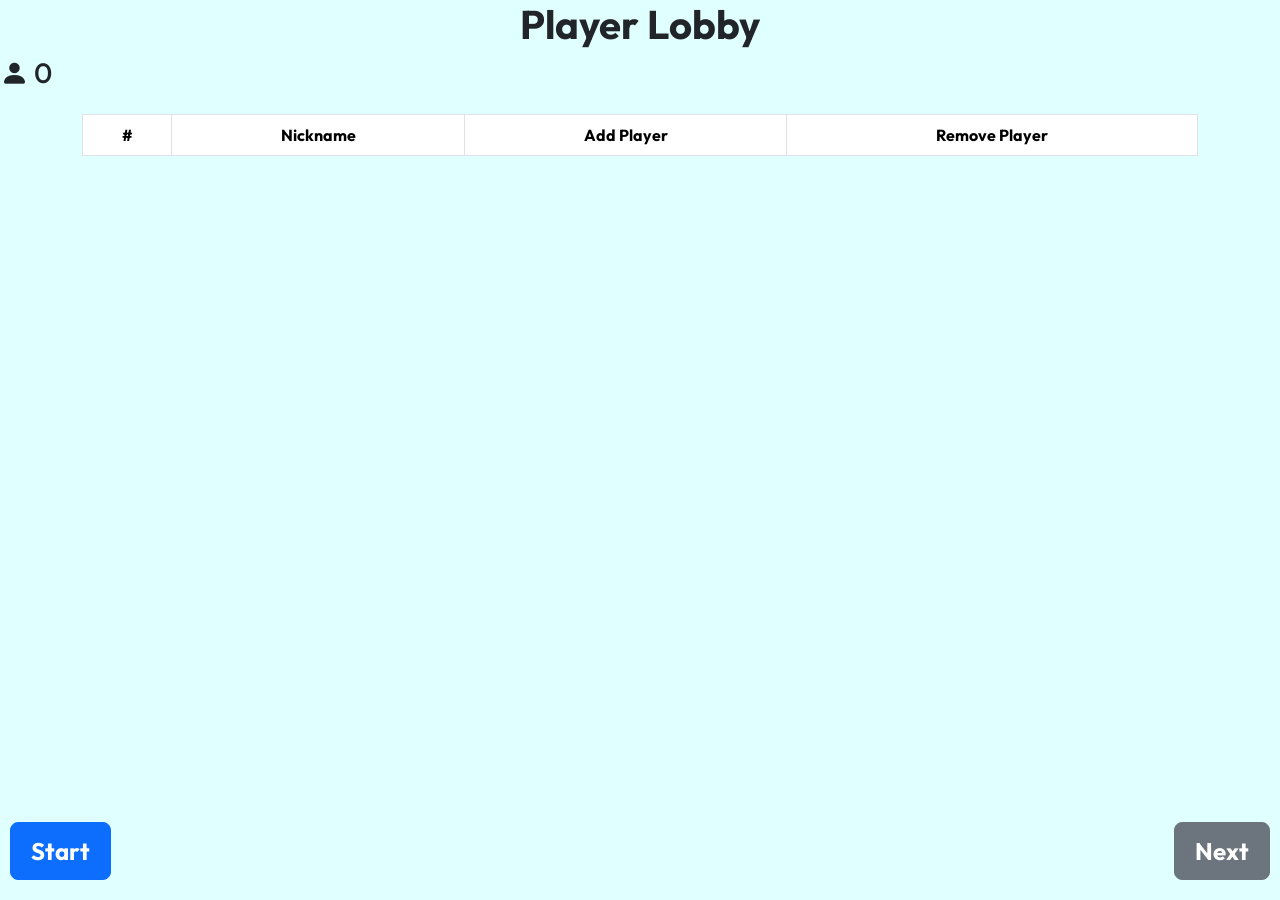
<file: game-screens/select-players/index.html>
<!doctype html>
<html lang="en">
  <head>
    <meta charset="UTF-8" />
    <meta name="viewport" content="width=device-width, initial-scale=1.0" />
    <title>Players</title>
    <link
      href="https://cdn.jsdelivr.net/npm/bootstrap@5.3.8/dist/css/bootstrap.min.css"
      rel="stylesheet"
      integrity="sha384-sRIl4kxILFvY47J16cr9ZwB07vP4J8+LH7qKQnuqkuIAvNWLzeN8tE5YBujZqJLB"
      crossorigin="anonymous"
    />
    <link
      rel="stylesheet"
      href="https://cdn.jsdelivr.net/npm/bootstrap-icons@1.13.1/font/bootstrap-icons.min.css"
    />
    <link rel="stylesheet" href="index.css" />
  </head>
  <body>
    <h1 class="text-center fw-bold">Player Lobby</h1>

    <h3>
      <i class="bi bi-person-fill"></i>
      <span class="header-player-count">1</span>
    </h3>
    <div class="container mt-4 text-center fw-bold">
      <table class="table table-bordered table-centered">
        <thead>
          <th scope="col">#</th>
          <th scope="col">Nickname</th>
          <th scope="col">Add Player</th>
          <th scope="col">Remove Player</th>
        </thead>
        <tbody id="table-players">
          <tr>
            <th scope="row" class="player-number">1</th>
            <td contenteditable="true" class="player-nickname"></td>
            <td class="add-hover"><i class="bi bi-person-plus-fill"></i></td>
            <td class="delete-hover"><i class="bi bi-person-x-fill"></i></td>
          </tr>
        </tbody>
      </table>
    </div>

    <div class="container text-center fw-bold">
      <a
        href="../game-start/start.html"
        class="btn btn-primary btn-lg"
        id="btn-start"
        role="button"
        >Start</a
      >
      <a
        href="../select-subject/subject.html"
        class="btn btn-secondary btn-lg"
        id="btn-next"
        role="button"
        >Next</a
      >
    </div>
    <script src="index.js"></script>
  </body>
</html>
</file>
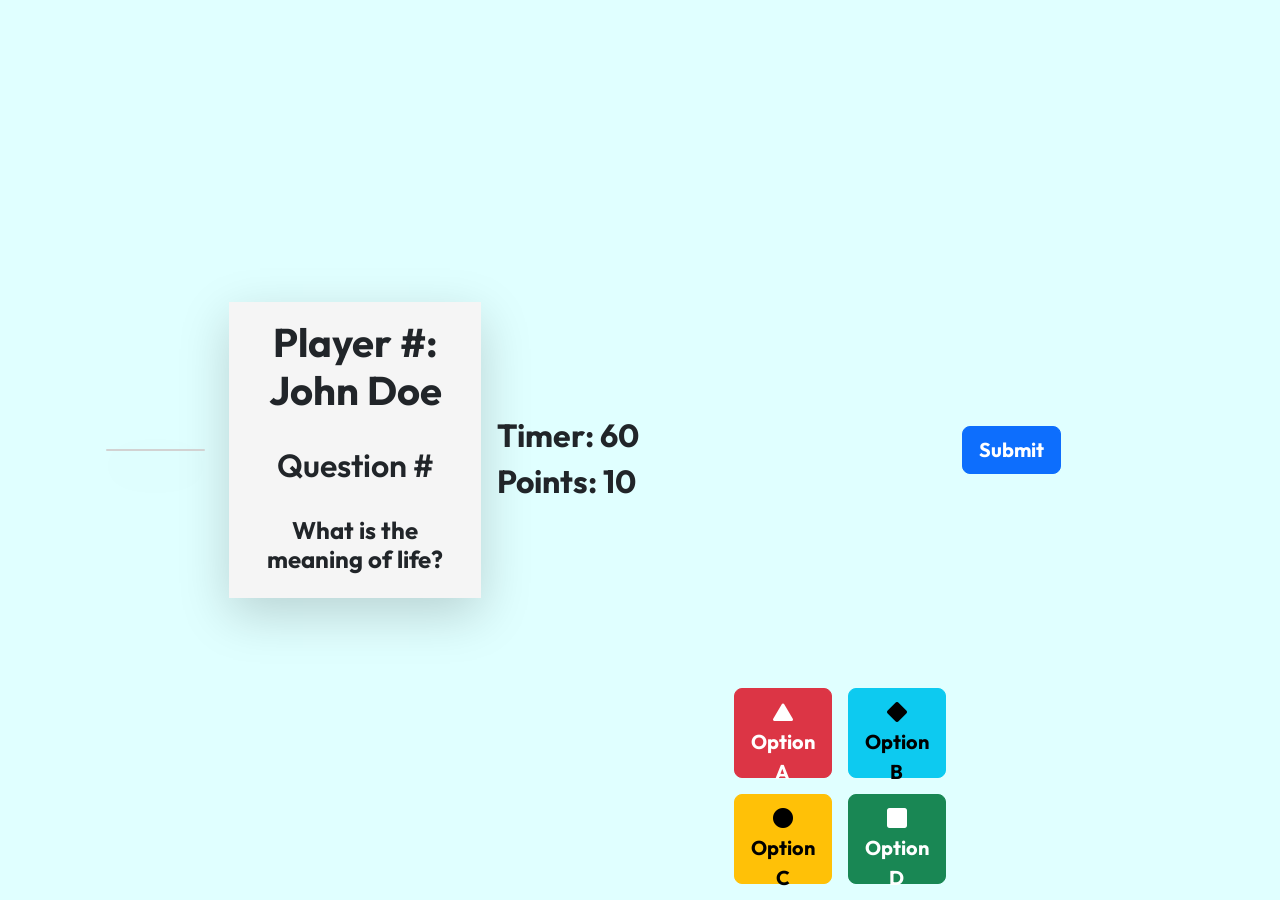
<file: game-screens/game-start/start.html>
<!doctype html>
<html lang="en">
  <head>
    <meta charset="UTF-8" />
    <meta name="viewport" content="width=device-width, initial-scale=1.0" />
    <title>Question</title>
    <link
      href="https://cdn.jsdelivr.net/npm/bootstrap@5.3.8/dist/css/bootstrap.min.css"
      rel="stylesheet"
      integrity="sha384-sRIl4kxILFvY47J16cr9ZwB07vP4J8+LH7qKQnuqkuIAvNWLzeN8tE5YBujZqJLB"
      crossorigin="anonymous"
    />
    <link
      rel="stylesheet"
      href="https://cdn.jsdelivr.net/npm/bootstrap-icons@1.13.1/font/bootstrap-icons.min.css"
    />
    <link rel="stylesheet" href="start.css" />
  </head>
  <body>
    <div
      class="container d-flex justify-content-center align-items-center"
      style="min-height: 100vh"
    >
      <div class="card shadow-lg m-4" style="width: 30rem"></div>
      <div class="container shadow-lg p-3 custom-container">
        <h1 class="text-center fw-bold" id="current-player">
          Player #: John Doe
        </h1>
        <br />
        <h2 class="text-center fw-semibold" id="question-index">Question #</h2>
        <br />
        <h4 class="text-center fw-bold" id="question-text">
          What is the meaning of life?
        </h4>
      </div>

      <div class="container p-3">
        <br />
        <h2 class="text-left fw-bold">Timer: <span id="timer">60</span></h2>
        <h2 class="text-left fw-bold">Points: <span id="points">10</span></h2>
      </div>

      <div
        class="d-flex flex-column justify-content-end pb-3"
        style="height: 100vh"
      >
        <div>
          <div style="grid-template-columns: 1fr 1fr" class="d-grid gap-3">
            <button
              class="btn btn-danger btn-lg w-100 fw-bold"
              style="height: 90px"
              data-index="0"
            >
              <i class="bi bi-triangle-fill"></i>
              <span class="btn-option">Option A</span>
            </button>
            <button
              class="btn btn-info btn-lg w-100 fw-bold"
              style="height: 90px"
              data-index="1"
            >
              <i class="bi bi-diamond-fill"></i>
              <span class="btn-option">Option B</span>
            </button>
            <button
              class="btn btn-warning btn-lg w-100 fw-bold"
              style="height: 90px"
              data-index="2"
            >
              <i class="bi bi-circle-fill"></i>
              <span class="btn-option">Option C</span>
            </button>
            <button
              class="btn btn-success btn-lg w-100 fw-bold"
              style="height: 90px"
              data-index="3"
            >
              <i class="bi bi-square-fill"></i>
              <span class="btn-option">Option D</span>
            </button>
          </div>
        </div>
      </div>

      <div class="container p-3">
        <button
          class="btn btn-primary btn-lg fw-bold btn-position"
          id="btn-submit"
        >
          Submit
        </button>
      </div>
    </div>

    <script
      src="https://cdn.jsdelivr.net/npm/bootstrap@5.3.8/dist/js/bootstrap.bundle.min.js"
      integrity="sha384-FKyoEForCGlyvwx9Hj09JcYn3nv7wiPVlz7YYwJrWVcXK/BmnVDxM+D2scQbITxI"
      crossorigin="anonymous"
    ></script>
  </body>
</html>
</file>
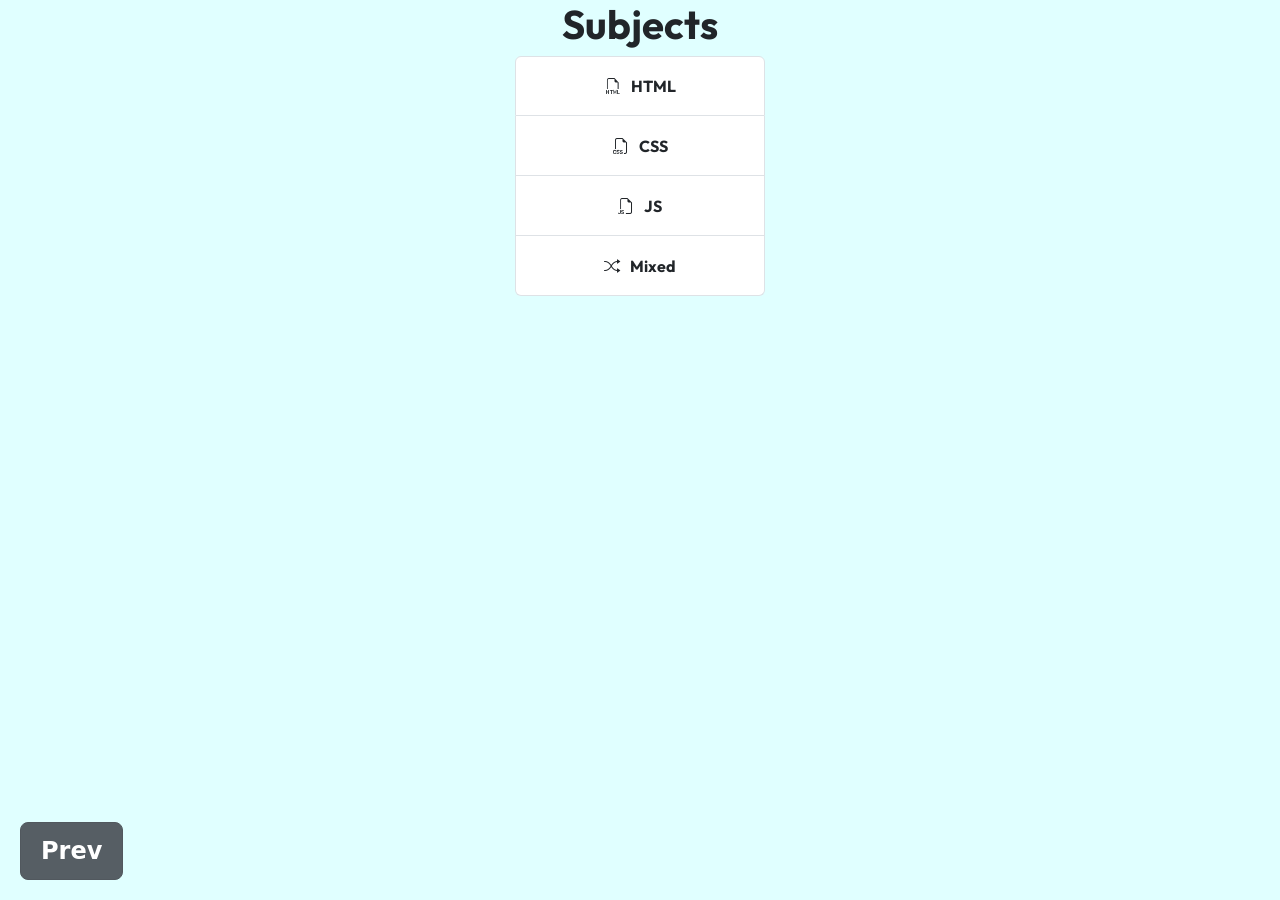
<file: game-screens/select-subject/subject.html>
<!doctype html>
<html lang="en">
  <head>
    <meta charset="UTF-8" />
    <meta name="viewport" content="width=device-width, initial-scale=1.0" />
    <title>Subject</title>
    <link
      href="https://cdn.jsdelivr.net/npm/bootstrap@5.3.8/dist/css/bootstrap.min.css"
      rel="stylesheet"
      integrity="sha384-sRIl4kxILFvY47J16cr9ZwB07vP4J8+LH7qKQnuqkuIAvNWLzeN8tE5YBujZqJLB"
      crossorigin="anonymous"
    />
    <link
      rel="stylesheet"
      href="https://cdn.jsdelivr.net/npm/bootstrap-icons@1.13.1/font/bootstrap-icons.min.css"
    />
    <link rel="stylesheet" href="subject.css" />
  </head>
  <body>
    <h1 class="text-center fw-bold">Subjects</h1>
    <div class="justify-content-center fw-bold">
      <ul class="list-group">
        <li class="list-group-item" id="subject-html">
          <i class="bi bi-filetype-html"></i
          ><span id="subject-html-text">HTML</span>
        </li>
        <li class="list-group-item" id="subject-css">
          <i class="bi bi-filetype-css"></i>
          <span id="subject-css-text">CSS</span>
        </li>
        <li class="list-group-item" id="subject-js">
          <i class="bi bi-filetype-js"></i> <span id="subject-js-text">JS</span>
        </li>
        <li class="list-group-item" id="subject-mixed">
          <i class="bi bi-shuffle"></i>
          <span id="subject-mixed-text">Mixed</span>
        </li>
      </ul>
    </div>

    <a
      href="../select-players/index.html"
      class="btn btn-secondary btn-lg fw-bold active"
      id="btn-prev"
      role="button"
      >Prev</a
    >
    <script src="subject.js"></script>
  </body>
</html>
</file>
<file: game-screens/select-players/index.css>
@import url("https://fonts.googleapis.com/css2?family=Outfit:wght@100..900&display=swap");

body {
  background-color: lightcyan;
}

* {
  font-family: Outfit;
}

#btn-next,
#btn-start {
  font-size: 1.5rem;
  font-weight: bold;
  align-items: center;
  padding: 10px 20px;
}

#btn-next {
  position: fixed;
  right: 10px;
  bottom: 20px;
}

#btn-start {
  position: fixed;
  left: 10px;
  bottom: 20px;
}

.add-hover:hover,
.delete-hover:hover {
  cursor: pointer;
  background-color: lightgrey;
}

.header-player-count {
  display: inline-block;
}
</file>
<file: game-screens/game-start/start.css>
@import url("https://fonts.googleapis.com/css2?family=Outfit:wght@100..900&display=swap");

body {
  background-color: lightcyan;
}

* {
  font-family: Outfit;
}

.custom-container {
  background-color: whitesmoke !important;
}

.btn-position {
  right: 10px;
  bottom: 20px;
}
</file>
<file: game-screens/select-subject/subject.css>
@import url("https://fonts.googleapis.com/css2?family=Outfit:wght@100..900&display=swap");

body {
  background-color: lightcyan;
}

* {
  font-family: Outfit;
}

#btn-prev {
  font-size: 1.5rem;
  padding: 10px 20px;
  position: fixed;
  bottom: 20px;
  left: 20px;
}

.list-group {
  margin: 0% auto;
  width: 250px;
}

.list-group-item {
  height: 60px;
  display: flex;
  align-items: center;
  justify-content: center;
  gap: 10px;
}

.list-group-item:hover {
  cursor: pointer;
  background-color: lightgrey;
}
</file>
